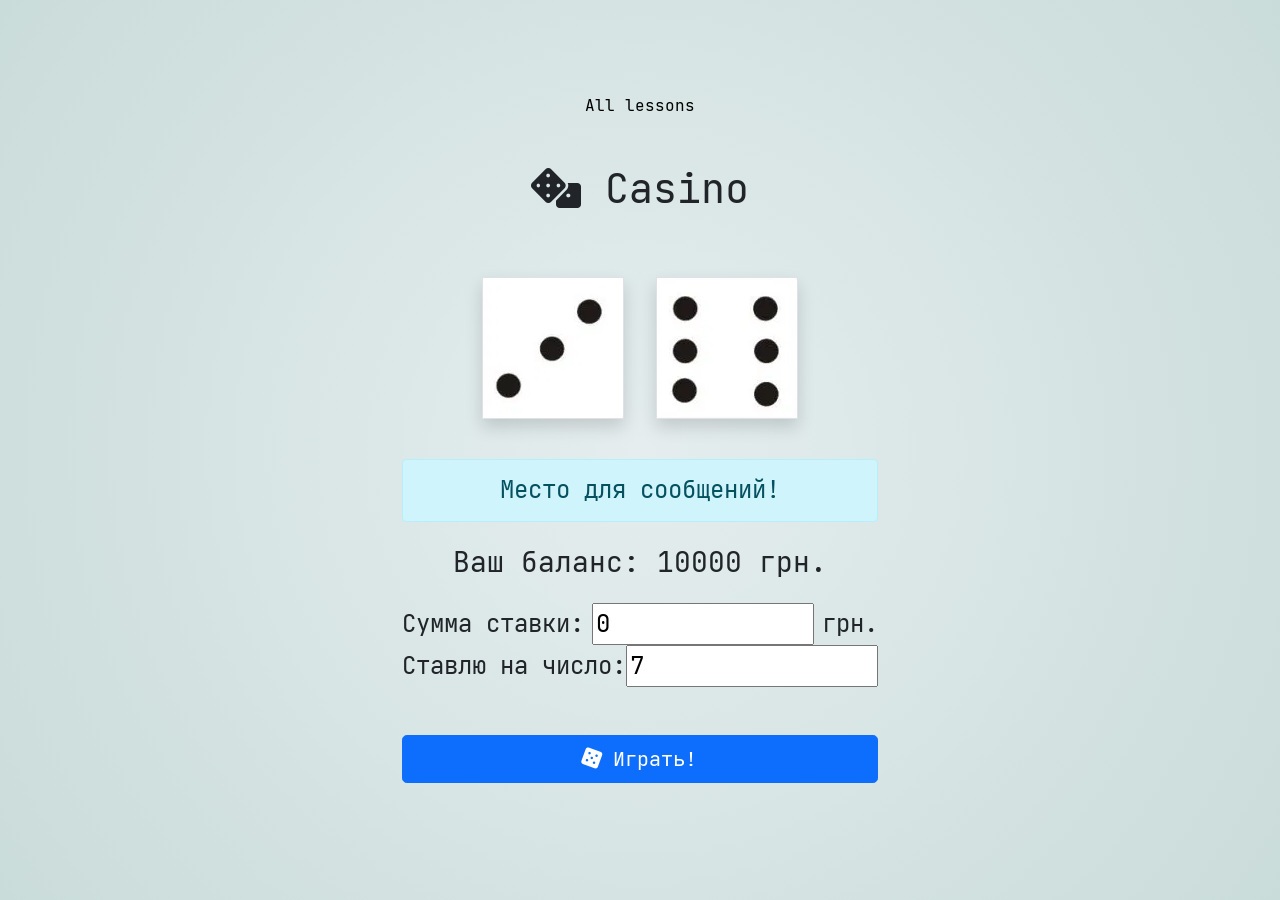
<file: index.html>
<!DOCTYPE html>
<html lang="en">
<head>
    <meta charset="UTF-8">
    <meta http-equiv="X-UA-Compatible" content="IE=edge">
    <meta name="viewport" content="width=device-width, initial-scale=1.0">
    <title>JS Casino</title>
    <script src="./assets/js/app.js"></script>
    <link rel="shortcut icon" href="./assets/images/favicon.png">
    <link rel="stylesheet" href="./assets/css/bootstrap.css">
    <link rel="stylesheet" href="./assets/css/font-awesome.css">
    <link rel="stylesheet" href="./assets/css/style.css">
</head>
<body>
    <div class="container d-flex flex-column">
        <header class="flex-grow-1"></header>
        <main class="text-center">
            <div class=""><a href="../">All lessons</a></div>    

            <h1 class='my-5'>
                <i class="fas fa-dice"></i>
                <span>Casino</span>
            </h1>
            <div class="dices d-flex justify-content-center m-4">
                <img id='dice1Image' class='border shadow m-3' src='./assets/images/3.png'>
                <img id='dice2Image' class='border shadow m-3' src='./assets/images/6.png'>
            </div>
            <h4 id="messagePlace" class='alert alert-info'>Место для сообщений!</h4>
            <h3 class='my-4'>
                Ваш баланс: 
                <output  id='userBalance'>10000</output> грн.
            </h3>
            <div class="row my-4 fs-4">

                <div class="col d-flex align-items-center">
                    <span>Сумма ставки:</span>  
                    <input type="number" class='flex-grow-1 mx-2' id="userBet" min="0" max="9999" step='10' value="0"> 
                    <span> грн.</span>
                </div>

                <div class="col d-flex align-items-center">
                    Ставлю на число: 
                    <input type="number" class='flex-grow-1 ml-2'id="userOption" min="2" max="12" value="7">
                </div>
            </div>
            <button onclick="play()" class='btn btn-lg btn-primary my-4 w-100 p-2' id='gameButton'>
                <i style='transform:rotate(20deg);' class="fas fa-dice-five"></i>
                Играть!
            </button>
        </main>
        <footer class="flex-grow-1"></footer>
    </div>
</body>
</html>
</file>
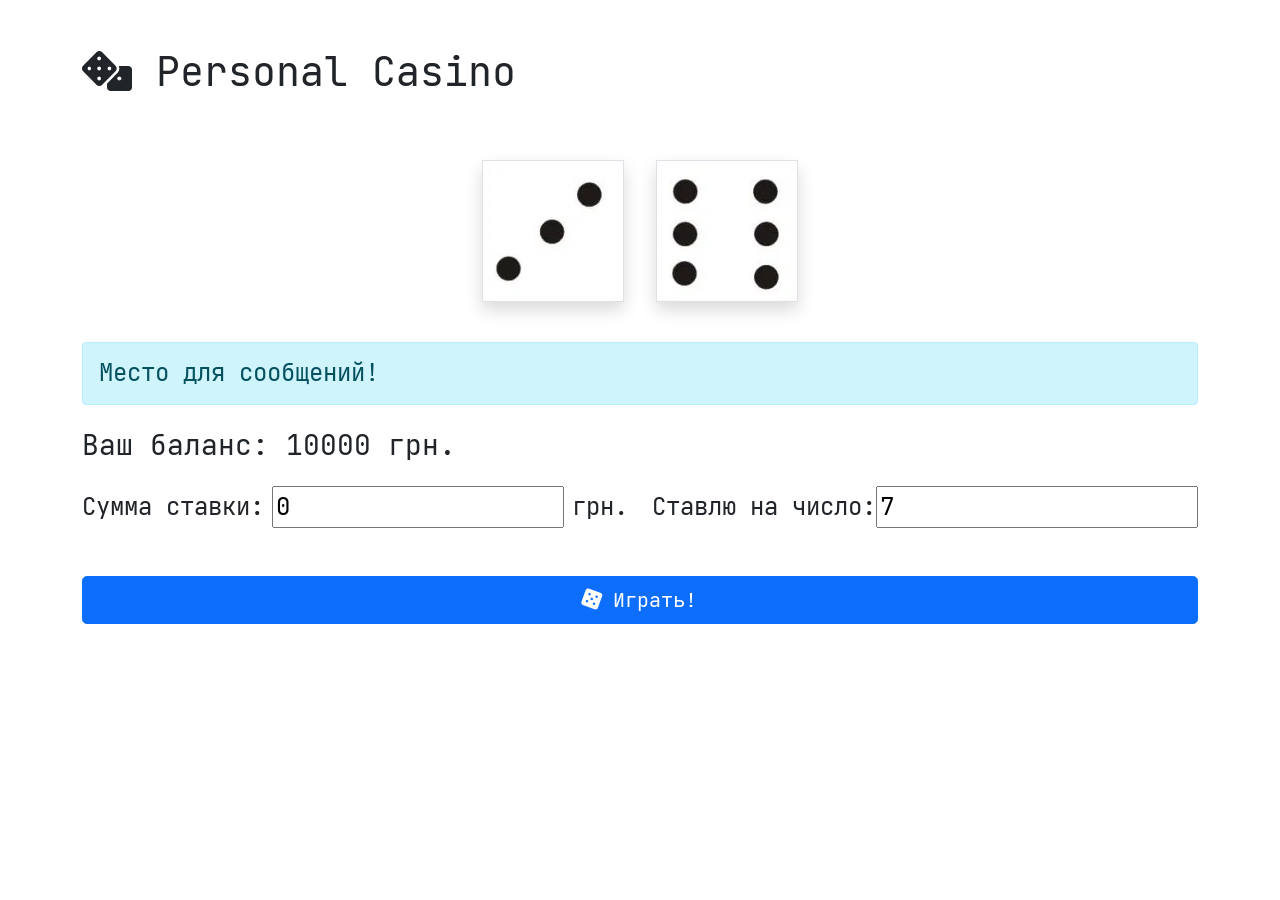
<file: casino-template/index.html>
<!DOCTYPE html>
<html lang="en">
    <head>
        
        <meta charset="UTF-8">

        <title>Personal Casino</title>

		<meta name="viewport" content="width=device-width, initial-scale=1">
        
        <link rel="shortcut icon" href="./assets/images/favicon.png">

        <link rel="stylesheet" href="./assets/css/bootstrap.css">

        <link rel="stylesheet" href="./assets/css/font-awesome.css">

        <link rel="stylesheet" href="./assets/css/style.css">

        <script src="./assets/js/app.js"></script>

    </head>
    <body>
       
        <div class="container">
            
            
            <h1 class='my-5'>
                <i class="fas fa-dice"></i>
                <span>Personal Casino</span>
            </h1>

            <div class="dices d-flex justify-content-center m-4">

                <img id='dice1Image' class='border shadow m-3' src='./assets/images/3.png'>
                <img id='dice2Image' class='border shadow m-3' src='./assets/images/6.png'>

            </div>

            <h4 id="messagePlace" class='alert alert-info'>Место для сообщений!</h4>

            <h3 class='my-4'>
                Ваш баланс: 
                <output  id='userBalance'>10000</output> грн.
            </h3>

            <div class="row my-4 fs-4">

                <div class="col d-flex align-items-center">
                    <span>Сумма ставки:</span>  
                    <input type="number" class='flex-grow-1 mx-2' id="userBet" min="0" max="9999" step='10' value="0"> 
                    <span> грн.</span>
                </div>

                <div class="col d-flex align-items-center">
                    Ставлю на число: 
                    <input type="number" class='flex-grow-1 ml-2'id="userOption" min="2" max="12" value="7">
                </div>
            </div>
            

            <button onclick="play()" class='btn btn-lg btn-primary my-4 w-100 p-2' id='gameButton'>
                <i style='transform:rotate(20deg);' class="fas fa-dice-five"></i>
                Играть!
            </button>

        </div>

    </body>
</html>
</file>
<file: assets/css/style.css>
.container {
    min-height: 100vh;
    max-width: 500px;
    text-align: justify;
}

a {
    text-decoration: none;
    color: black;
}

body {
    background-image: radial-gradient(circle, #e5edee, #dee9e9, #d7e5e4, #d0e0df, #cadcd9);
    font-size: 16px;
}

@font-face{
    font-family: 'JetBrains Mono';
    src: url('../fonts/JetBrainsMono-Regular.woff2');
    font-weight: normal;
    font-style: normal;
}

* {
    font-family: 'JetBrains Mono' ;
}


.card > img{
    height: 240px;
    object-fit: cover;
    object-position: center;
}
</file>
<file: casino-template/assets/css/style.css>
@font-face{
        font-family: 'JetBrains Mono';
        src: url('../fonts/JetBrainsMono-Regular.woff2');
        font-weight: normal;
        font-style: normal;
    }

    * {
        font-family: 'JetBrains Mono' ;
    }


    .card > img{
        height: 240px;
        object-fit: cover;
        object-position: center;
    }
</file>
